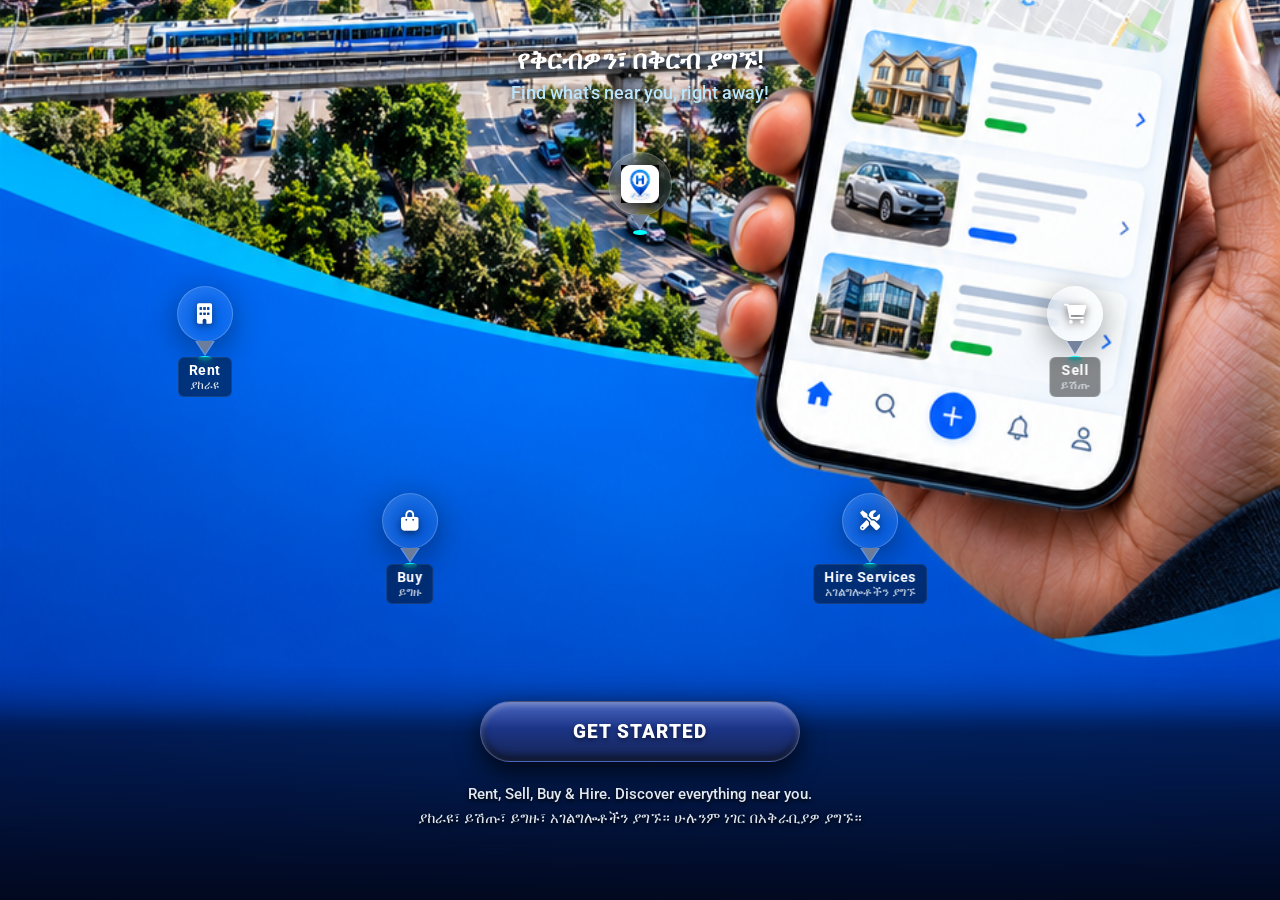
<file: index.html>
<!DOCTYPE html>
<html lang="en">
<head>
    <meta charset="UTF-8">
    <meta name="viewport" content="width=device-width, initial-scale=1.0, maximum-scale=1.0, user-scalable=no, viewport-fit=cover">
    
    <title>Delala | Rentals, Selling, Job Vacancies & Tech Tips</title>
    <meta name="title" content="Delala | Rentals, Selling, Job Vacancies & Tech Tips">
    <meta name="description" content="Delala is your primary platform for rental listings, selling items, online vacancies, tech tips, and job opportunities in Ethiopia.">
    <meta name="keywords" content="delala, rental ethiopia, selling ethiopia, job vacancy, online work in ethiopia, tech tips, ethiopian jobs, profile">
    <meta name="author" content="Delala">
    <meta name="robots" content="index, follow, max-image-preview:large">
    <link rel="canonical" href="https://delala.online/">

    <link rel="manifest" href="manifest.json">
    <meta name="theme-color" content="#020617">
    <meta name="mobile-web-app-capable" content="yes">
    <meta name="apple-mobile-web-app-capable" content="yes">
    <meta name="apple-mobile-web-app-status-bar-style" content="black-translucent">
    <meta name="apple-mobile-web-app-title" content="Delala">
    <link rel="apple-touch-icon" href="s.png">
    <link rel="icon" type="image/png" sizes="192x192" href="s.png">
    <link rel="icon" type="image/png" sizes="512x512" href="s.png">

    <link rel="preconnect" href="https://fonts.googleapis.com">
    <link rel="preconnect" href="https://fonts.gstatic.com" crossorigin>
    <link href="https://fonts.googleapis.com/css2?family=Roboto:wght@400;500;700;900&display=swap" rel="stylesheet">
    <link href="https://cdnjs.cloudflare.com/ajax/libs/font-awesome/6.0.0/css/all.min.css" rel="stylesheet">
    
    <style>
        :root {
            --text-main: #ffffff;
            --text-muted: #e2e8f0;
            --glass-border: rgba(255, 255, 255, 0.25);
            --glass-shadow: 0 8px 32px 0 rgba(0, 0, 0, 0.4);
            --transition-smooth: all 0.3s cubic-bezier(0.25, 0.8, 0.25, 1);
        }

        * {
            box-sizing: border-box;
            margin: 0;
            padding: 0;
            font-family: 'Roboto', sans-serif;
            -webkit-font-smoothing: antialiased;
        }

        body {
            display: flex;
            justify-content: center;
            align-items: center;
            min-height: 100vh;
            background-color: #020617; 
            overflow: hidden;
        }

        .app-view {
            height: 100vh;
            width: 100%;
            aspect-ratio: 9 / 16;
            background-image: url('bgu.png');
            background-size: cover;
            background-position: center bottom;
            position: relative;
            overflow: hidden;
            display: flex;
            flex-direction: column;
            color: var(--text-main);
            box-shadow: 0 0 50px rgba(0,0,0,0.8);
        }

        @media (max-aspect-ratio: 9/16) {
            .app-view {
                width: 100vw;
                height: 100vh;
                aspect-ratio: auto;
            }
        }

        @keyframes fadeInDown {
            0% { opacity: 0; transform: translateY(-20px); }
            100% { opacity: 1; transform: translateY(0); }
        }
        @keyframes slideUp {
            0% { opacity: 0; transform: translateY(40px); }
            100% { opacity: 1; transform: translateY(0); }
        }
        @keyframes float {
            0%, 100% { transform: translateY(0); }
            50% { transform: translateY(-10px); }
        }
        @keyframes pulseGlow {
            0%, 100% { box-shadow: 0 0 12px 4px rgba(0, 255, 255, 0.4); }
            50% { box-shadow: 0 0 20px 6px rgba(0, 255, 255, 0.7); }
        }

        /* --- Header Section (No Blur) --- */
        .header {
            position: absolute;
            top: 0;
            left: 0;
            width: 100%;
            z-index: 10;
            display: flex;
            flex-direction: column;
            align-items: center;
            justify-content: flex-start;
            padding: clamp(35px, 6vh, 45px) 20px 20px 20px;
            text-align: center;
            animation: fadeInDown 1s cubic-bezier(0.25, 1, 0.5, 1) forwards;
        }

        .header h2 {
            font-size: clamp(20px, 3.5vh, 26px);
            font-weight: 700;
            color: var(--text-main);
            margin-bottom: 6px;
            text-shadow: 0 2px 10px rgba(0,0,0,1);
            position: relative;
            z-index: 2;
        }

        .header h3 {
            font-size: clamp(15px, 2.2vh, 18px);
            font-weight: 500;
            color: #bae6fd;
            text-shadow: 0 2px 10px rgba(0,0,0,1);
            position: relative;
            z-index: 2;
        }

        .map-layer {
            position: absolute;
            top: 0; left: 0; right: 0; bottom: 0;
            z-index: 5;
        }

        .pin-wrapper {
            position: absolute;
            animation: float 4s ease-in-out infinite;
        }

        .pin-center { top: 24%; left: 50%; animation-delay: 0s; }
        .pin-rent { top: 38%; left: 16%; animation-delay: 0.5s; }
        .pin-sell { top: 38%; left: 84%; animation-delay: 1.5s; }
        .pin-buy { top: 61%; left: 32%; animation-delay: 1s; }
        .pin-hire { top: 61%; left: 68%; animation-delay: 2s; }

        .pin {
            position: absolute;
            bottom: 0;
            left: -28px; 
            width: 56px; 
            height: 56px; 
            background: linear-gradient(135deg, rgba(255,255,255,0.1), rgba(255,255,255,0));
            backdrop-filter: blur(10px);
            -webkit-backdrop-filter: blur(10px);
            border: 1px solid var(--glass-border);
            border-radius: 50%;
            display: flex;
            justify-content: center;
            align-items: center;
            box-shadow: var(--glass-shadow), inset 0 0 15px rgba(255,255,255,0.1);
        }

        .pin-center .pin {
            left: -32px;
            width: 64px;
            height: 64px;
        }

        .pin::after {
            content: '';
            position: absolute;
            bottom: -15px; 
            left: 50%;
            transform: translateX(-50%);
            border-width: 15px 10px 0; 
            border-style: solid;
            border-color: rgba(200, 220, 255, 0.5) transparent transparent transparent;
            z-index: -1;
        }

        .pin::before {
            content: '';
            position: absolute;
            bottom: -13px; 
            left: 50%;
            transform: translateX(-50%);
            border-width: 13px 8px 0; 
            border-style: solid;
            border-color: rgba(15, 25, 40, 0.9) transparent transparent transparent;
            z-index: -1;
        }

        .pin i {
            font-size: 20px; 
            color: var(--text-main);
            filter: drop-shadow(0 2px 4px rgba(0,0,0,0.6));
        }

        .pin img {
            width: 60%;
            height: 60%;
            object-fit: contain;
            filter: drop-shadow(0 4px 6px rgba(0,0,0,0.5));
        }

        .glow-dot {
            position: absolute;
            bottom: -20px; 
            left: 50%;
            transform: translateX(-50%);
            width: 14px;
            height: 5px;
            background: #00ffff;
            border-radius: 50%;
            z-index: -2;
            animation: pulseGlow 3s infinite;
        }

        .pin-label {
            position: absolute;
            top: 15px; 
            left: 0; 
            transform: translateX(-50%);
            display: flex;
            flex-direction: column;
            align-items: center;
            white-space: nowrap;
            background: rgba(0, 0, 0, 0.45);
            backdrop-filter: blur(4px);
            padding: 4px 10px;
            border-radius: 6px;
            border: 1px solid rgba(255,255,255,0.08);
            text-align: center;
        }

        .pin-label .en {
            font-size: clamp(12px, 2vh, 14px);
            font-weight: 700;
            letter-spacing: 0.5px;
        }

        .pin-label .am {
            font-size: clamp(10px, 1.5vh, 12px);
            font-weight: 500;
            color: var(--text-muted);
        }

        /* --- Footer Section (Fixed Blur Issue) --- */
        .footer {
            position: absolute;
            bottom: 0;
            left: 0;
            width: 100%;
            z-index: 10;
            padding: 40px 20px 70px 20px;
            text-align: center;
            animation: slideUp 1s cubic-bezier(0.25, 1, 0.5, 1) forwards;
            animation-delay: 0.2s;
            opacity: 0; 
            display: flex;
            flex-direction: column;
            align-items: center;
        }

        /* The blur and mask are now on a pseudo-element behind the content */
        .footer::before {
            content: '';
            position: absolute;
            top: 0; left: 0; right: 0; bottom: 0;
            background: linear-gradient(to top, rgba(2, 6, 23, 0.95) 0%, rgba(2, 6, 23, 0.6) 75%, transparent 100%);
            backdrop-filter: blur(12px);
            -webkit-backdrop-filter: blur(12px);
            -webkit-mask-image: linear-gradient(to top, black 70%, transparent 100%);
            mask-image: linear-gradient(to top, black 70%, transparent 100%);
            z-index: -1; 
        }

        /* --- 3D Bold Dark Blue Button --- */
        .btn-start {
            display: flex;
            align-items: center;
            justify-content: center;
            width: 85%;
            max-width: 320px;
            padding: 18px 20px;
            border-radius: 50px;
            text-decoration: none;
            color: var(--text-main);
            /* Rich 3D Dark Blue Gradient */
            background: linear-gradient(180deg, #1e40af 0%, #172554 100%); 
            border: 1px solid rgba(255, 255, 255, 0.2);
            /* 3D Shadows: Outer drop shadow + Inner top highlight + Inner bottom shadow */
            box-shadow: 0 10px 25px rgba(0, 0, 0, 0.7), 
                        inset 0 3px 6px rgba(255, 255, 255, 0.3),
                        inset 0 -4px 8px rgba(0, 0, 0, 0.6);
            transition: var(--transition-smooth);
            position: relative;
            overflow: hidden;
            z-index: 2;
            margin-bottom: 20px; 
        }

        /* Glossy reflection on top of the button */
        .btn-start::after {
            content: '';
            position: absolute;
            top: 0; left: 0; right: 0;
            height: 45%;
            background: linear-gradient(180deg, rgba(255, 255, 255, 0.2) 0%, rgba(255, 255, 255, 0) 100%);
            border-radius: 50px 50px 0 0;
            pointer-events: none;
        }

        .btn-start:hover {
            transform: translateY(-2px);
            background: linear-gradient(180deg, #2563eb 0%, #1e3a8a 100%); 
            box-shadow: 0 12px 30px rgba(0, 0, 0, 0.8), 
                        inset 0 3px 6px rgba(255, 255, 255, 0.4),
                        inset 0 -4px 8px rgba(0, 0, 0, 0.7);
        }

        /* Compression effect on click */
        .btn-start:active {
            transform: translateY(3px) scale(0.97);
            box-shadow: 0 4px 10px rgba(0, 0, 0, 0.6),
                        inset 0 2px 6px rgba(0, 0, 0, 0.8);
        }

        .btn-start span {
            font-size: clamp(16px, 2.5vh, 19px);
            font-weight: 900;
            letter-spacing: 1px;
            text-transform: uppercase;
            text-shadow: 0 2px 4px rgba(0,0,0,0.5);
            position: relative;
            z-index: 2; 
        }

        .footer p {
            font-size: clamp(12px, 1.8vh, 15px);
            line-height: 1.6;
            color: var(--text-muted);
            font-weight: 500;
            text-shadow: 0 2px 4px rgba(0,0,0,1);
            position: relative;
            z-index: 2;
        }

        /* =========================================================
           POPUP OVERLAY STYLES (Offline & Low Connection)
           ========================================================= */
        .connection-popup-overlay {
            position: fixed;
            top: 0; left: 0;
            width: 100vw; height: 100vh;
            background: rgba(2, 6, 23, 0.7);
            backdrop-filter: blur(6px);
            display: flex;
            align-items: center;
            justify-content: center;
            z-index: 9999;
            opacity: 0;
            visibility: hidden;
            transition: opacity 0.3s ease, visibility 0.3s ease;
        }

        .connection-popup-overlay.show {
            opacity: 1; visibility: visible;
        }

        .status-card {
            background: #ffffff;
            color: #0f172a;
            width: 85%;
            max-width: 340px;
            border-radius: 24px;
            padding: 40px 24px;
            text-align: center;
            box-shadow: 0 20px 40px -10px rgba(0, 0, 0, 0.5);
            transform: translateY(20px);
            transition: transform 0.4s cubic-bezier(0.175, 0.885, 0.32, 1.275);
        }

        .connection-popup-overlay.show .status-card {
            transform: translateY(0);
        }

        .icon-container {
            width: 72px; height: 72px;
            border-radius: 50%;
            display: flex;
            align-items: center;
            justify-content: center;
            margin: 0 auto 20px auto;
        }
        
        .icon-container.offline-icon {
            background: #FEF2F2; color: #DC2626;
            animation: floatIcon 3s ease-in-out infinite;
        }
        
        .icon-container.low-icon {
            background: #FFF7ED; color: #EA580C;
            animation: pulseWarning 2s infinite ease-in-out;
        }

        .icon-container svg {
            width: 32px; height: 32px;
            stroke-width: 2.5; stroke: currentColor;
            fill: none; stroke-linecap: round; stroke-linejoin: round;
        }

        .status-title {
            font-size: 20px; font-weight: 800;
            margin: 0 0 10px 0; letter-spacing: -0.5px;
        }

        .status-description {
            font-size: 14.5px; color: #64748B;
            margin: 0 0 28px 0; line-height: 1.5;
        }

        .primary-popup-btn {
            background: #0F2C59; color: #FFFFFF;
            border: none; border-radius: 14px;
            padding: 15px 24px; width: 100%;
            font-size: 15px; font-weight: 700;
            cursor: pointer; transition: all 0.2s ease;
            box-shadow: 0 4px 12px rgba(15, 44, 89, 0.2);
            margin-bottom: 12px;
        }
        .primary-popup-btn:active {
            transform: scale(0.97); background: #081B38;
        }

        .secondary-popup-btn {
            background: transparent; color: #64748B;
            border: none; font-size: 14px; font-weight: 600;
            cursor: pointer; padding: 10px; width: 100%;
        }
        
        @keyframes pulseWarning {
            0% { box-shadow: 0 0 0 0 rgba(234, 88, 12, 0.2); }
            70% { box-shadow: 0 0 0 15px rgba(234, 88, 12, 0); }
            100% { box-shadow: 0 0 0 0 rgba(234, 88, 12, 0); }
        }
        @keyframes floatIcon {
            0% { transform: translateY(0px); }
            50% { transform: translateY(-6px); }
            100% { transform: translateY(0px); }
        }
    </style>
</head>
<body>

    <main class="app-view">
        
        <header class="header">
            <h2>የቅርብዎን፣ በቅርብ ያግኙ!</h2>
            <h3>Find what's near you, right away!</h3>
        </header>

        <section class="map-layer">
            
            <div class="pin-wrapper pin-center">
                <div class="pin">
                    <img src="s.png" alt="S Logo Pin">
                    <div class="glow-dot"></div>
                </div>
            </div>

            <div class="pin-wrapper pin-rent">
                <div class="pin">
                    <i class="fa-solid fa-building"></i>
                    <div class="glow-dot"></div>
                </div>
                <div class="pin-label">
                    <span class="en">Rent</span>
                    <span class="am">ያከራዩ</span>
                </div>
            </div>

            <div class="pin-wrapper pin-sell">
                <div class="pin">
                    <i class="fa-solid fa-cart-shopping"></i>
                    <div class="glow-dot"></div>
                </div>
                <div class="pin-label">
                    <span class="en">Sell</span>
                    <span class="am">ይሽጡ</span>
                </div>
            </div>

            <div class="pin-wrapper pin-buy">
                <div class="pin">
                    <i class="fa-solid fa-bag-shopping"></i>
                    <div class="glow-dot"></div>
                </div>
                <div class="pin-label">
                    <span class="en">Buy</span>
                    <span class="am">ይግዙ</span>
                </div>
            </div>

            <div class="pin-wrapper pin-hire">
                <div class="pin">
                    <i class="fa-solid fa-screwdriver-wrench"></i>
                    <div class="glow-dot"></div>
                </div>
                <div class="pin-label">
                    <span class="en">Hire Services</span>
                    <span class="am">አገልግሎቶችን ያግኙ</span>
                </div>
            </div>

        </section>

        <footer class="footer">
            <a href="rental.html" class="btn-start" aria-label="Get Started">
                <span>Get Started</span>
            </a>
            <p>Rent, Sell, Buy & Hire. Discover everything near you.<br>ያከራዩ፣ ይሽጡ፣ ይግዙ፣ አገልግሎቶችን ያግኙ። ሁሉንም ነገር በአቅራቢያዎ ያግኙ።</p>
        </footer>

    </main>

    <div id="offlinePopup" class="connection-popup-overlay">
        <div class="status-card">
            <div class="icon-container offline-icon">
                <svg viewBox="0 0 24 24">
                    <line x1="1" y1="1" x2="23" y2="23"></line>
                    <path d="M16.72 11.06A10.94 10.94 0 0 1 19 12.55"></path>
                    <path d="M5 12.55a10.94 10.94 0 0 1 5.17-2.39"></path>
                    <path d="M10.71 5.05A16 16 0 0 1 22.58 9"></path>
                    <path d="M1.42 9a15.91 15.91 0 0 1 4.7-2.88"></path>
                    <path d="M8.53 16.11a6 6 0 0 1 6.95 0"></path>
                    <line x1="12" y1="20" x2="12.01" y2="20"></line>
                </svg>
            </div>
            <h1 class="status-title">You are Offline</h1>
            <p class="status-description">It looks like you've lost your network connection. Please check your Wi-Fi or cellular data.</p>
            
            <button class="primary-popup-btn" onclick="checkIfOnline()">Try Again</button>
        </div>
    </div>

    <div id="lowConnectionPopup" class="connection-popup-overlay">
        <div class="status-card">
            <div class="icon-container low-icon">
                <svg viewBox="0 0 24 24">
                    <path d="M12 20h.01"></path>
                    <path d="M8.5 16.429a5 5 0 0 1 7 0"></path>
                    <path d="M5 12.859a10 10 0 0 1 14 0" opacity="0.3"></path>
                    <path d="M2 9.289a15 15 0 0 1 20 0" opacity="0.3"></path>
                </svg>
            </div>
            <h1 class="status-title">Slow Connection</h1>
            <p class="status-description">Your internet connection seems unstable. Things might take a little longer to load than usual.</p>
            
            <button class="primary-popup-btn" onclick="window.location.reload()">Refresh Page</button>
            <button class="secondary-popup-btn" onclick="hideLowConnectionPopup()">Continue Anyway</button>
        </div>
    </div>

    <script>
        const offlinePopup = document.getElementById('offlinePopup');
        const lowConnectionPopup = document.getElementById('lowConnectionPopup');

        function showOfflinePopup() {
            lowConnectionPopup.classList.remove('show');
            offlinePopup.classList.add('show');
        }

        function hideOfflinePopup() {
            offlinePopup.classList.remove('show');
        }

        function checkIfOnline() {
            if (navigator.onLine) {
                hideOfflinePopup();
                checkConnectionSpeed(); 
            } else {
                alert("You are still offline. Please check your connection settings.");
            }
        }

        window.addEventListener('offline', showOfflinePopup);
        window.addEventListener('online', hideOfflinePopup);

        function hideLowConnectionPopup() {
            lowConnectionPopup.classList.remove('show');
        }

        function checkConnectionSpeed() {
            if (!navigator.onLine) return;
            if ('connection' in navigator) {
                const effectiveType = navigator.connection.effectiveType;
                if (effectiveType === 'slow-2g' || effectiveType === '2g') {
                    lowConnectionPopup.classList.add('show');
                } else {
                    hideLowConnectionPopup();
                }
            }
        }

        if ('connection' in navigator) {
            navigator.connection.addEventListener('change', checkConnectionSpeed);
        }

        window.addEventListener('load', () => {
            if (!navigator.onLine) {
                showOfflinePopup();
            } else {
                checkConnectionSpeed();
            }

            if ('serviceWorker' in navigator) {
                navigator.serviceWorker.register('./sw.js')
                    .then(reg => console.log('Service Worker registered:', reg.scope))
                    .catch(err => console.error('Service Worker registration failed:', err));
            }
        });
    </script>

</body>
</html>
</file>
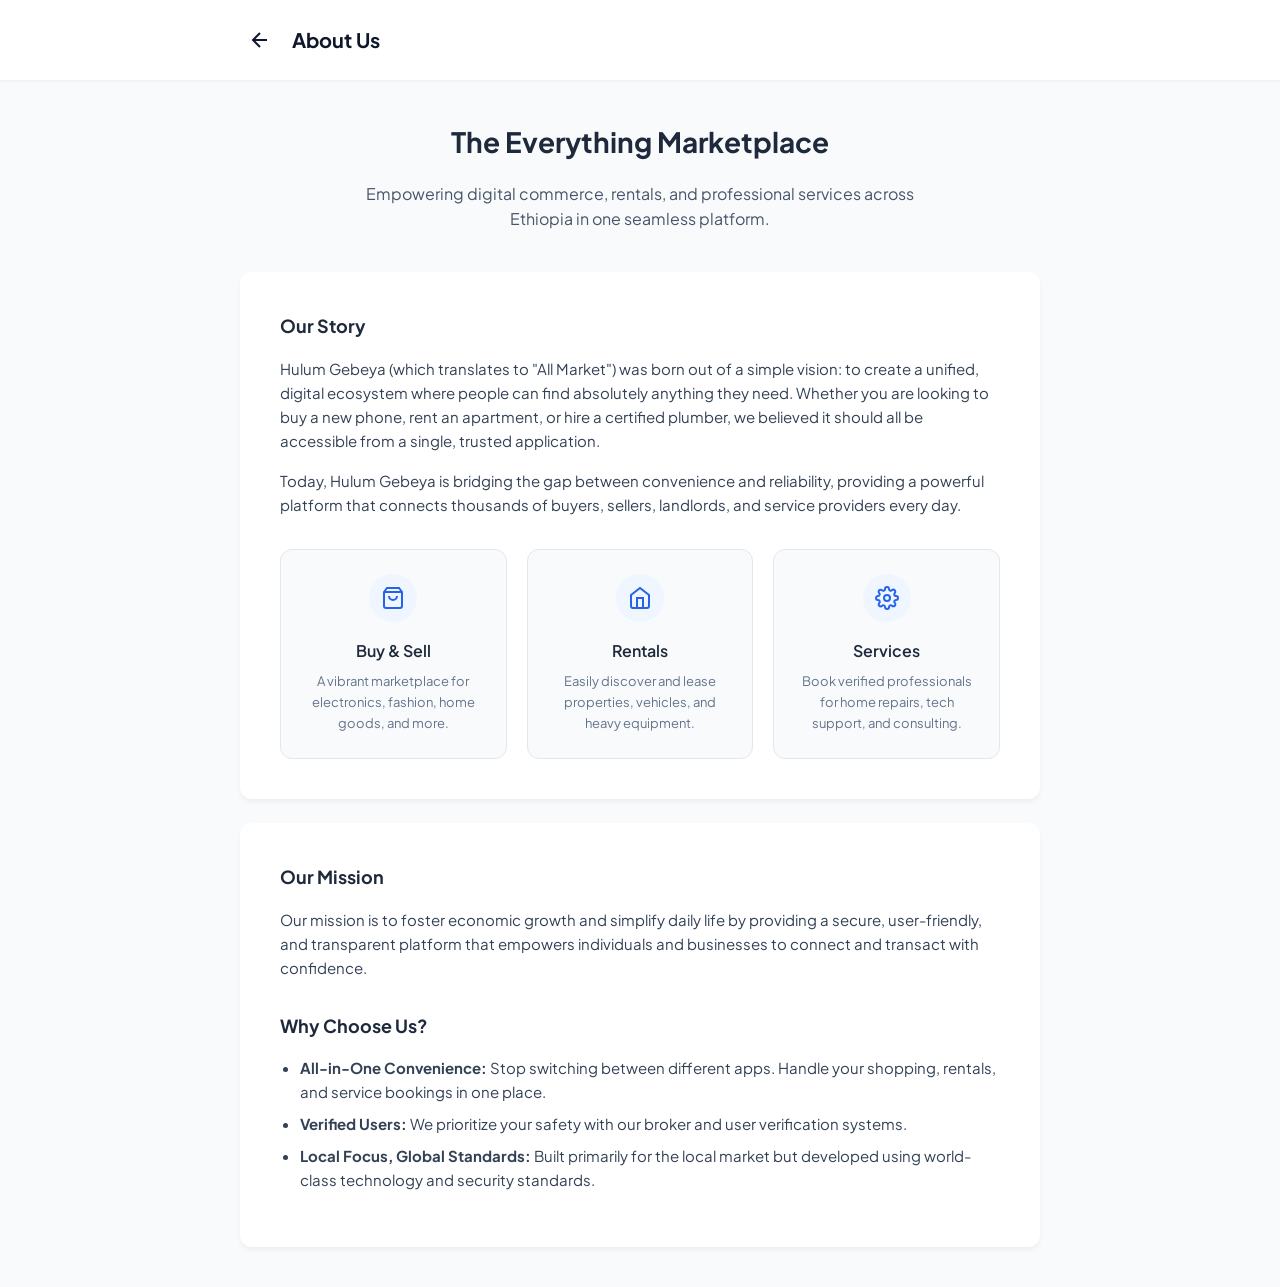
<file: about.html>
<!DOCTYPE html>
<html lang="en">
<head>
    <meta charset="UTF-8">
    <meta name="viewport" content="width=device-width, initial-scale=1.0">
    <title>About Us - Hulum Gebeya</title>
    <style>
        @import url('https://fonts.googleapis.com/css2?family=Plus+Jakarta+Sans:wght@400;500;600;700&display=swap');

        body {
            margin: 0;
            font-family: 'Plus Jakarta Sans', sans-serif;
            background-color: #F8FAFC;
            color: #0F172A;
            line-height: 1.6;
        }

        .header {
            background-color: #FFF;
            padding: 20px 0;
            box-shadow: 0 1px 3px rgba(0,0,0,0.05);
            position: sticky;
            top: 0;
            z-index: 100;
        }

        .header-content {
            max-width: 800px;
            margin: 0 auto;
            padding: 0 20px;
            display: flex;
            align-items: center;
            gap: 12px;
        }

        .back-btn {
            background: none;
            border: none;
            cursor: pointer;
            color: #0F172A;
            display: flex;
            align-items: center;
            padding: 8px;
            border-radius: 50%;
            transition: background 0.2s;
            text-decoration: none;
        }

        .back-btn:hover {
            background-color: #F1F5F9;
        }

        .back-btn svg {
            width: 24px;
            height: 24px;
            stroke: currentColor;
            fill: none;
            stroke-width: 2;
        }

        h1 {
            font-size: 20px;
            font-weight: 700;
            margin: 0;
        }

        .container {
            max-width: 800px;
            margin: 40px auto;
            padding: 0 20px;
        }

        .content-card {
            background: #FFF;
            padding: 40px;
            border-radius: 12px;
            box-shadow: 0 4px 6px -1px rgba(0,0,0,0.05);
            margin-bottom: 24px;
        }

        .hero-section {
            text-align: center;
            margin-bottom: 40px;
        }

        .hero-section h2 {
            font-size: 28px;
            font-weight: 700;
            color: #1E293B;
            margin-bottom: 16px;
            margin-top: 0;
        }

        .hero-section p {
            font-size: 16px;
            color: #475569;
            max-width: 600px;
            margin: 0 auto;
        }

        h3 {
            font-size: 18px;
            font-weight: 700;
            color: #1E293B;
            margin-top: 0;
            margin-bottom: 16px;
        }

        p {
            font-size: 15px;
            color: #334155;
            margin-bottom: 16px;
        }

        /* Features Grid */
        .features-grid {
            display: grid;
            grid-template-columns: repeat(3, 1fr);
            gap: 20px;
            margin-top: 32px;
        }

        .feature-item {
            background-color: #F8FAFC;
            padding: 24px;
            border-radius: 12px;
            border: 1px solid #E2E8F0;
            text-align: center;
        }

        .feature-icon {
            background-color: #EFF6FF;
            color: #2563EB;
            width: 48px;
            height: 48px;
            border-radius: 50%;
            display: flex;
            align-items: center;
            justify-content: center;
            margin: 0 auto 16px auto;
        }

        .feature-icon svg {
            width: 24px;
            height: 24px;
            stroke: currentColor;
            fill: none;
            stroke-width: 2;
        }

        .feature-item h4 {
            margin: 0 0 8px 0;
            font-size: 16px;
            font-weight: 600;
            color: #1E293B;
        }

        .feature-item p {
            margin: 0;
            font-size: 13px;
            color: #64748B;
        }

        @media (max-width: 768px) {
            .features-grid {
                grid-template-columns: 1fr;
            }
            .content-card {
                padding: 24px;
            }
            .container {
                margin: 20px auto;
            }
            .hero-section h2 {
                font-size: 24px;
            }
        }
    </style>
</head>
<body>

    <header class="header">
        <div class="header-content">
            <a href="javascript:history.back()" class="back-btn" aria-label="Go back">
                <svg viewBox="0 0 24 24"><line x1="19" y1="12" x2="5" y2="12"></line><polyline points="12 19 5 12 12 5"></polyline></svg>
            </a>
            <h1>About Us</h1>
        </div>
    </header>

    <div class="container">
        
        <div class="hero-section">
            <h2>The Everything Marketplace</h2>
            <p>Empowering digital commerce, rentals, and professional services across Ethiopia in one seamless platform.</p>
        </div>

        <div class="content-card">
            <h3>Our Story</h3>
            <p>Hulum Gebeya (which translates to "All Market") was born out of a simple vision: to create a unified, digital ecosystem where people can find absolutely anything they need. Whether you are looking to buy a new phone, rent an apartment, or hire a certified plumber, we believed it should all be accessible from a single, trusted application.</p>
            <p>Today, Hulum Gebeya is bridging the gap between convenience and reliability, providing a powerful platform that connects thousands of buyers, sellers, landlords, and service providers every day.</p>

            <div class="features-grid">
                <!-- Sell & Buy -->
                <div class="feature-item">
                    <div class="feature-icon">
                        <svg viewBox="0 0 24 24"><path d="M6 2L3 6v14a2 2 0 0 0 2 2h14a2 2 0 0 0 2-2V6l-3-4z"></path><line x1="3" y1="6" x2="21" y2="6"></line><path d="M16 10a4 4 0 0 1-8 0"></path></svg>
                    </div>
                    <h4>Buy & Sell</h4>
                    <p>A vibrant marketplace for electronics, fashion, home goods, and more.</p>
                </div>

                <!-- Rentals -->
                <div class="feature-item">
                    <div class="feature-icon">
                        <svg viewBox="0 0 24 24"><path d="M3 9l9-7 9 7v11a2 2 0 0 1-2 2H5a2 2 0 0 1-2-2z"></path><polyline points="9 22 9 12 15 12 15 22"></polyline></svg>
                    </div>
                    <h4>Rentals</h4>
                    <p>Easily discover and lease properties, vehicles, and heavy equipment.</p>
                </div>

                <!-- Services -->
                <div class="feature-item">
                    <div class="feature-icon">
                        <svg viewBox="0 0 24 24"><circle cx="12" cy="12" r="3"></circle><path d="M19.4 15a1.65 1.65 0 0 0 .33 1.82l.06.06a2 2 0 0 1 0 2.83 2 2 0 0 1-2.83 0l-.06-.06a1.65 1.65 0 0 0-1.82-.33 1.65 1.65 0 0 0-1 1.51V21a2 2 0 0 1-2 2 2 2 0 0 1-2-2v-.09A1.65 1.65 0 0 0 9 19.4a1.65 1.65 0 0 0-1.82.33l-.06.06a2 2 0 0 1-2.83 0 2 2 0 0 1 0-2.83l.06-.06a1.65 1.65 0 0 0 .33-1.82 1.65 1.65 0 0 0-1.51-1H3a2 2 0 0 1-2-2 2 2 0 0 1 2-2h.09A1.65 1.65 0 0 0 4.6 9a1.65 1.65 0 0 0-.33-1.82l-.06-.06a2 2 0 0 1 0-2.83 2 2 0 0 1 2.83 0l.06.06a1.65 1.65 0 0 0 1.82.33H9a1.65 1.65 0 0 0 1-1.51V3a2 2 0 0 1 2-2 2 2 0 0 1 2 2v.09a1.65 1.65 0 0 0 1 1.51 1.65 1.65 0 0 0 1.82-.33l.06-.06a2 2 0 0 1 2.83 0 2 2 0 0 1 0 2.83l-.06.06a1.65 1.65 0 0 0-.33 1.82V9a1.65 1.65 0 0 0 1.51 1H21a2 2 0 0 1 2 2 2 2 0 0 1-2 2h-.09a1.65 1.65 0 0 0-1.51 1z"></path></svg>
                    </div>
                    <h4>Services</h4>
                    <p>Book verified professionals for home repairs, tech support, and consulting.</p>
                </div>
            </div>
        </div>

        <div class="content-card">
            <h3>Our Mission</h3>
            <p>Our mission is to foster economic growth and simplify daily life by providing a secure, user-friendly, and transparent platform that empowers individuals and businesses to connect and transact with confidence.</p>
            
            <h3 style="margin-top: 32px;">Why Choose Us?</h3>
            <ul style="color: #334155; font-size: 15px; padding-left: 20px;">
                <li style="margin-bottom: 8px;"><strong>All-in-One Convenience:</strong> Stop switching between different apps. Handle your shopping, rentals, and service bookings in one place.</li>
                <li style="margin-bottom: 8px;"><strong>Verified Users:</strong> We prioritize your safety with our broker and user verification systems.</li>
                <li style="margin-bottom: 8px;"><strong>Local Focus, Global Standards:</strong> Built primarily for the local market but developed using world-class technology and security standards.</li>
            </ul>
        </div>

    </div>

</body>
</html>
</file>
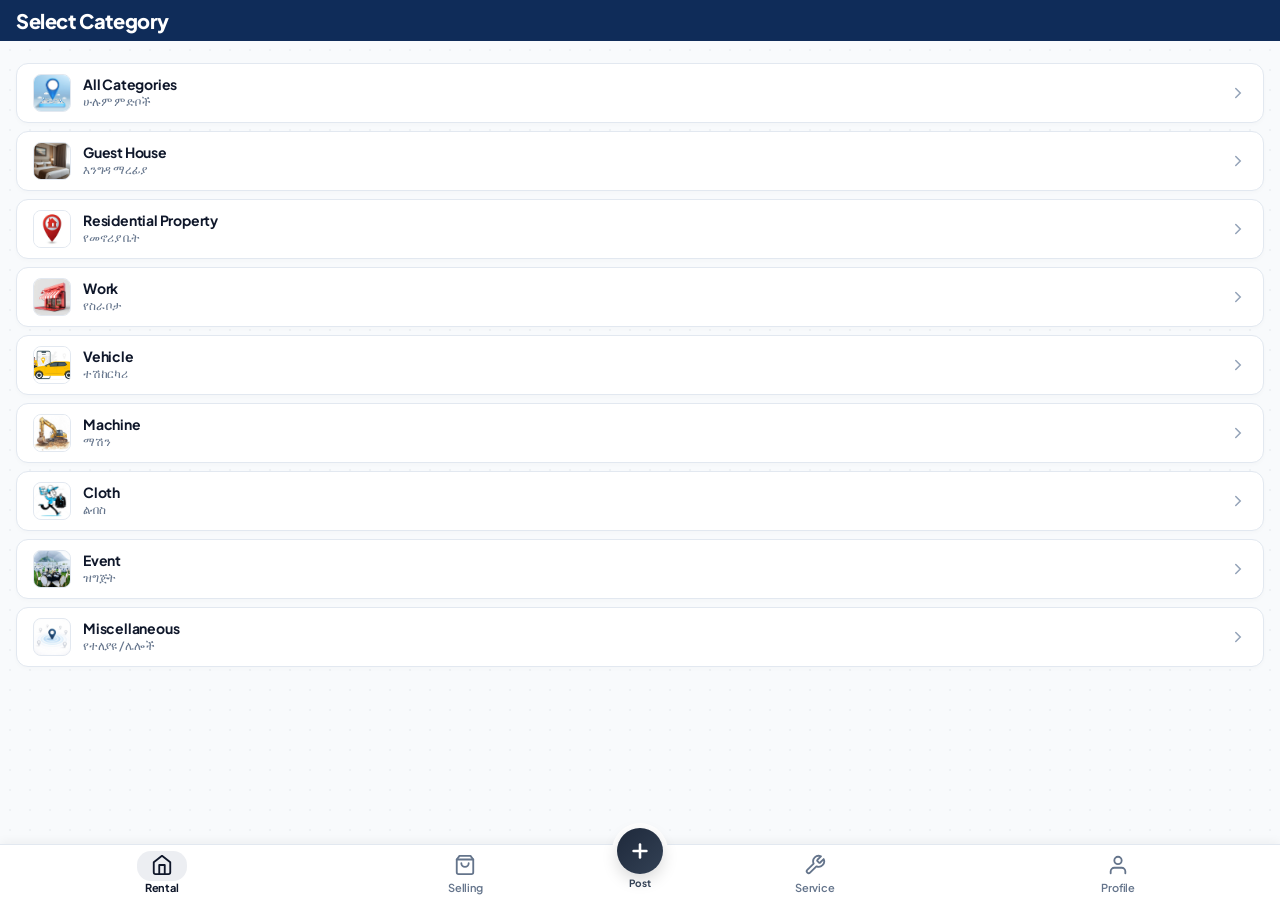
<file: cat.html>
<!DOCTYPE html>
<html lang="en">
<head>
    <meta charset="UTF-8">
    <meta name="viewport" content="width=device-width, initial-scale=1.0, maximum-scale=1.0, user-scalable=no, viewport-fit=cover">
    <title>Hulum - Rental Categories</title>
    
    <link rel="preconnect" href="https://fonts.googleapis.com">
    <link rel="preconnect" href="https://fonts.gstatic.com" crossorigin>
    <link href="https://fonts.googleapis.com/css2?family=Plus+Jakarta+Sans:wght@400;500;600;700;800&display=swap" rel="stylesheet">
    
    <link rel="stylesheet" href="news.css">
    <link rel="stylesheet" href="rental.css">

    <style>
        .cat-page-container {
            padding: 12px 16px;
            padding-bottom: 90px; /* space for bottom nav */
        }
        .cat-list-wrapper {
            display: flex;
            flex-direction: column;
            gap: 8px; /* Reduced gap to fit all items */
            margin-top: 10px;
        }
        .cat-item-card {
            display: flex;
            align-items: center;
            justify-content: space-between;
            background: #ffffff;
            border: 1px solid #e2e8f0;
            border-radius: 12px;
            padding: 10px 16px; /* Reduced padding to fit screen */
            text-decoration: none;
            box-shadow: 0 2px 4px rgba(0,0,0,0.02);
            transition: all 0.2s ease;
        }
        .cat-item-card:active {
            transform: scale(0.98);
            background: #f8fafc;
        }
        .cat-icon-wrap {
            display: flex;
            align-items: center;
            gap: 12px;
        }
        
        .cat-image {
            width: 38px; /* Reduced image size */
            height: 38px; /* Reduced image size */
            border-radius: 8px;
            object-fit: cover;
            background-color: #f1f5f9;
            flex-shrink: 0;
            border: 1px solid #e2e8f0;
        }

        .cat-text {
            display: flex;
            flex-direction: column;
            gap: 2px;
        }
        .cat-text-en {
            font-size: 14px; /* Slightly smaller text */
            font-weight: 700;
            color: #0F172A;
            line-height: 1.2;
        }
        .cat-text-am {
            font-size: 12px;
            font-weight: 500;
            color: #64748b;
            line-height: 1.2;
        }
    </style>
</head>
<body>
    <div class="app-view">
        <svg class="bg-wave bg-wave-top" viewBox="0 0 375 200" preserveAspectRatio="none" fill="none" xmlns="http://www.w3.org/2000/svg" style="position: absolute; top:0; left:0; width:100%; height:90px; z-index:-1;">
            <path d="M0 0H375V75C375 75 280 155 0 95V0Z" fill="url(#paint0_linear)"/>
            <defs>
                <linearGradient id="paint0_linear" x1="187.5" y1="0" x2="187.5" y2="200" gradientUnits="userSpaceOnUse">
                    <stop stop-color="#081B38"/>
                    <stop offset="1" stop-color="#0F2C59"/>
                </linearGradient>
            </defs>
        </svg>

        <header class="nav-header">
            <div class="header-left-group">
                <!-- Back button removed here -->
                <h1 class="header-title-text">Select Category</h1>
            </div>
        </header>

        <main class="app-content cat-page-container">
            <div class="cat-list-wrapper">
                
                <!-- All Categories -->
                <a href="rental.html?category=all" class="cat-item-card">
                    <div class="cat-icon-wrap">
                        <img src="al.jpg" alt="All" class="cat-image">
                        <div class="cat-text">
                            <span class="cat-text-en">All Categories</span>
                            <span class="cat-text-am">ሁሉም ምድቦች</span>
                        </div>
                    </div>
                    <svg width="18" height="18" viewBox="0 0 24 24" fill="none" stroke="#94a3b8" stroke-width="2" stroke-linecap="round"><polyline points="9 18 15 12 9 6"></polyline></svg>
                </a>

                <!-- Guest House -->
                <a href="rental.html?category=guesthouse" class="cat-item-card">
                    <div class="cat-icon-wrap">
                        <img src="gu.jpg" alt="Guest House" class="cat-image">
                        <div class="cat-text">
                            <span class="cat-text-en">Guest House</span>
                            <span class="cat-text-am">እንግዳ ማረፊያ</span>
                        </div>
                    </div>
                    <svg width="18" height="18" viewBox="0 0 24 24" fill="none" stroke="#94a3b8" stroke-width="2" stroke-linecap="round"><polyline points="9 18 15 12 9 6"></polyline></svg>
                </a>

                <!-- Residential Property -->
                <a href="rental.html?category=residential" class="cat-item-card">
                    <div class="cat-icon-wrap">
                        <img src="re.jpg" alt="Residential" class="cat-image">
                        <div class="cat-text">
                            <span class="cat-text-en">Residential Property</span>
                            <span class="cat-text-am">የመኖሪያ ቤት</span>
                        </div>
                    </div>
                    <svg width="18" height="18" viewBox="0 0 24 24" fill="none" stroke="#94a3b8" stroke-width="2" stroke-linecap="round"><polyline points="9 18 15 12 9 6"></polyline></svg>
                </a>

                <!-- Work -->
                <a href="rental.html?category=work" class="cat-item-card">
                    <div class="cat-icon-wrap">
                        <img src="wor.jpg" alt="Work" class="cat-image">
                        <div class="cat-text">
                            <span class="cat-text-en">Work</span>
                            <span class="cat-text-am">የስራ ቦታ</span>
                        </div>
                    </div>
                    <svg width="18" height="18" viewBox="0 0 24 24" fill="none" stroke="#94a3b8" stroke-width="2" stroke-linecap="round"><polyline points="9 18 15 12 9 6"></polyline></svg>
                </a>

                <!-- Vehicle -->
                <a href="rental.html?category=vehicle" class="cat-item-card">
                    <div class="cat-icon-wrap">
                        <img src="ca.jpg" alt="Vehicle" class="cat-image">
                        <div class="cat-text">
                            <span class="cat-text-en">Vehicle</span>
                            <span class="cat-text-am">ተሽከርካሪ</span>
                        </div>
                    </div>
                    <svg width="18" height="18" viewBox="0 0 24 24" fill="none" stroke="#94a3b8" stroke-width="2" stroke-linecap="round"><polyline points="9 18 15 12 9 6"></polyline></svg>
                </a>

                <!-- Machine -->
                <a href="rental.html?category=machine" class="cat-item-card">
                    <div class="cat-icon-wrap">
                        <img src="me.jpg" alt="Machine" class="cat-image">
                        <div class="cat-text">
                            <span class="cat-text-en">Machine</span>
                            <span class="cat-text-am">ማሽን</span>
                        </div>
                    </div>
                    <svg width="18" height="18" viewBox="0 0 24 24" fill="none" stroke="#94a3b8" stroke-width="2" stroke-linecap="round"><polyline points="9 18 15 12 9 6"></polyline></svg>
                </a>

                <!-- Cloth -->
                <a href="rental.html?category=cloth" class="cat-item-card">
                    <div class="cat-icon-wrap">
                        <img src="cl.jpg" alt="Cloth" class="cat-image">
                        <div class="cat-text">
                            <span class="cat-text-en">Cloth</span>
                            <span class="cat-text-am">ልብስ</span>
                        </div>
                    </div>
                    <svg width="18" height="18" viewBox="0 0 24 24" fill="none" stroke="#94a3b8" stroke-width="2" stroke-linecap="round"><polyline points="9 18 15 12 9 6"></polyline></svg>
                </a>

                <!-- Event -->
                <a href="rental.html?category=event" class="cat-item-card">
                    <div class="cat-icon-wrap">
                        <img src="ev.jpg" alt="Event" class="cat-image">
                        <div class="cat-text">
                            <span class="cat-text-en">Event</span>
                            <span class="cat-text-am">ዝግጅት</span>
                        </div>
                    </div>
                    <svg width="18" height="18" viewBox="0 0 24 24" fill="none" stroke="#94a3b8" stroke-width="2" stroke-linecap="round"><polyline points="9 18 15 12 9 6"></polyline></svg>
                </a>

                <!-- Miscellaneous -->
                <a href="rental.html?category=miscellaneous" class="cat-item-card">
                    <div class="cat-icon-wrap">
                        <img src="ot.jpg" alt="Miscellaneous" class="cat-image">
                        <div class="cat-text">
                            <span class="cat-text-en">Miscellaneous</span>
                            <span class="cat-text-am">የተለያዩ / ሌሎች</span>
                        </div>
                    </div>
                    <svg width="18" height="18" viewBox="0 0 24 24" fill="none" stroke="#94a3b8" stroke-width="2" stroke-linecap="round"><polyline points="9 18 15 12 9 6"></polyline></svg>
                </a>
            </div>
        </main>

        <!-- Bottom Navigation Bar -->
        <nav class="bottom-nav">
            <a id="nav-rental" href="rental.html" class="nav-item active" data-filter="Rental">
                <div class="icon-bg">
                    <svg viewBox="0 0 24 24"><path d="M3 9l9-7 9 7v11a2 2 0 0 1-2 2H5a2 2 0 0 1-2-2z"></path><polyline points="9 22 9 12 15 12 15 22"></polyline></svg>
                </div>
                <span>Rental</span>
            </a>
            <a id="nav-selling" href="selling.html" class="nav-item" data-filter="Selling">
                <div class="icon-bg">
                    <svg viewBox="0 0 24 24"><path d="M6 2L3 6v14a2 2 0 0 0 2 2h14a2 2 0 0 0 2-2V6l-3-4z"></path><line x1="3" y1="6" x2="21" y2="6"></line><path d="M16 10a4 4 0 0 1-8 0"></path></svg>
                </div>
                <span>Selling</span>
            </a>
            <a id="nav-post" href="post.html" class="nav-item-post-center" aria-label="Post Item">
                <div class="post-fab-btn">
                    <svg viewBox="0 0 24 24" fill="none" stroke="currentColor" stroke-linecap="round" stroke-linejoin="round">
                        <line x1="12" y1="5" x2="12" y2="19"></line>
                        <line x1="5" y1="12" x2="19" y2="12"></line>
                    </svg>
                </div>
                <span class="post-fab-label">Post</span>
            </a>
            <a id="nav-service" href="service.html" class="nav-item" data-filter="Service">
                <div class="icon-bg">
                    <svg viewBox="0 0 24 24"><path d="M14.7 6.3a1 1 0 0 0 0 1.4l1.6 1.6a1 1 0 0 0 1.4 0l3.77-3.77a6 6 0 0 1-7.94 7.94l-6.91 6.91a2.12 2.12 0 0 1-3-3l6.91-6.91a6 6 0 0 1 7.94-7.94l-3.76 3.76z"></path></svg>
                </div>
                <span>Service</span>
            </a>
            <a id="nav-profile" href="profile.html" class="nav-item" data-filter="Profile">
                <div class="icon-bg">
                    <svg id="navProfileIcon" viewBox="0 0 24 24" fill="none" stroke="currentColor" stroke-width="2" stroke-linecap="round" stroke-linejoin="round"><path d="M20 21v-2a4 4 0 0 0-4-4H8a4 4 0 0 0-4 4v2"></path><circle cx="12" cy="7" r="4"></circle></svg>
                </div>
                <span id="navProfileName">Profile</span>
            </a>
        </nav>
    </div>
</body>
</html>
</file>
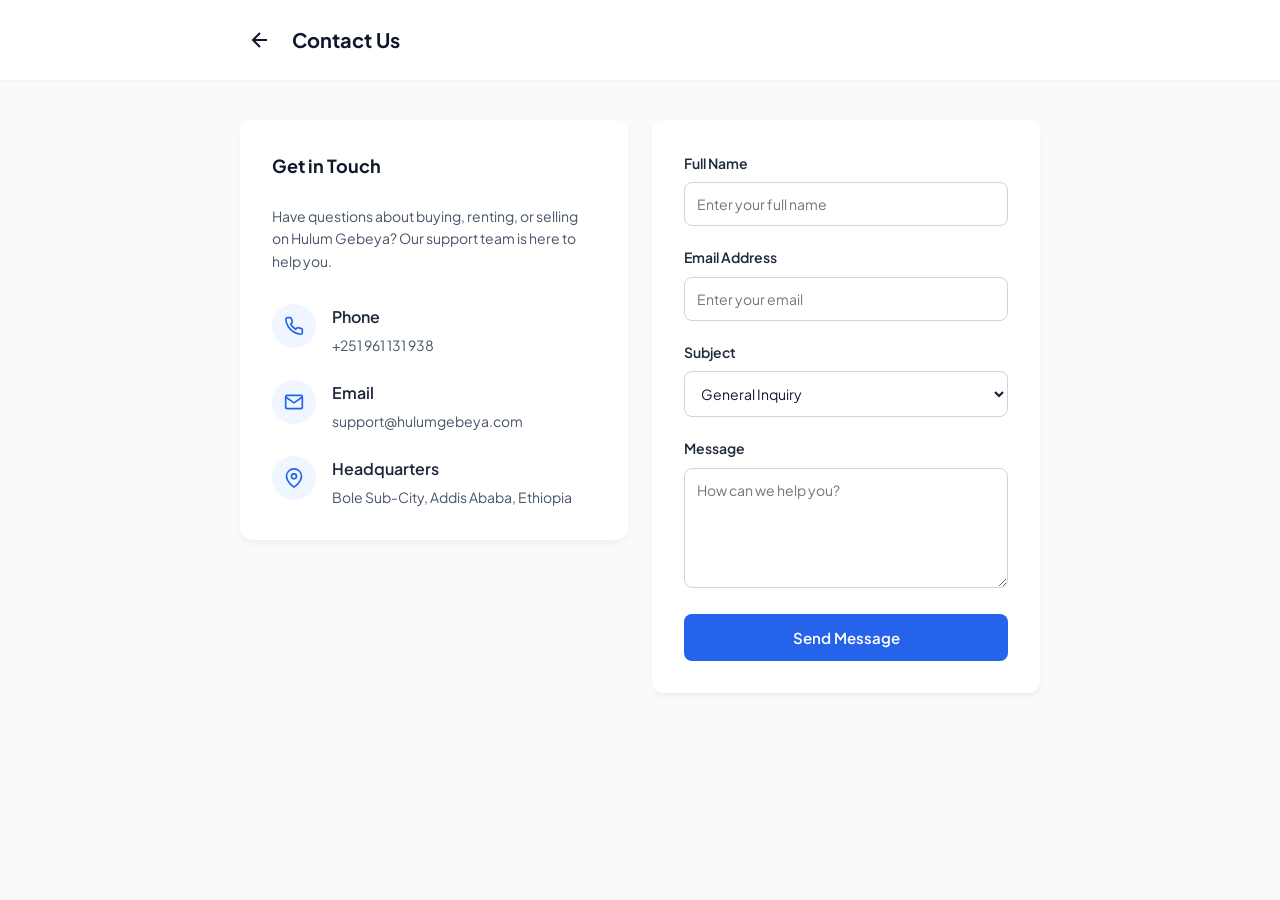
<file: contact.html>
<!DOCTYPE html>
<html lang="en">
<head>
    <meta charset="UTF-8">
    <meta name="viewport" content="width=device-width, initial-scale=1.0">
    <title>Contact Us - Hulum Gebeya</title>
    <style>
        @import url('https://fonts.googleapis.com/css2?family=Plus+Jakarta+Sans:wght@400;500;600;700&display=swap');

        body {
            margin: 0;
            font-family: 'Plus Jakarta Sans', sans-serif;
            background-color: #F8FAFC;
            color: #0F172A;
            line-height: 1.6;
        }

        .header {
            background-color: #FFF;
            padding: 20px 0;
            box-shadow: 0 1px 3px rgba(0,0,0,0.05);
            position: sticky;
            top: 0;
            z-index: 100;
        }

        .header-content {
            max-width: 800px;
            margin: 0 auto;
            padding: 0 20px;
            display: flex;
            align-items: center;
            gap: 12px;
        }

        .back-btn {
            background: none;
            border: none;
            cursor: pointer;
            color: #0F172A;
            display: flex;
            align-items: center;
            padding: 8px;
            border-radius: 50%;
            transition: background 0.2s;
            text-decoration: none;
        }

        .back-btn:hover {
            background-color: #F1F5F9;
        }

        .back-btn svg {
            width: 24px;
            height: 24px;
            stroke: currentColor;
            fill: none;
            stroke-width: 2;
        }

        h1 {
            font-size: 20px;
            font-weight: 700;
            margin: 0;
        }

        .container {
            max-width: 800px;
            margin: 40px auto;
            padding: 0 20px;
            display: grid;
            grid-template-columns: 1fr 1fr;
            gap: 24px;
        }

        .content-card {
            background: #FFF;
            padding: 32px;
            border-radius: 12px;
            box-shadow: 0 4px 6px -1px rgba(0,0,0,0.05);
        }

        .contact-info {
            display: flex;
            flex-direction: column;
            gap: 24px;
        }

        .info-item {
            display: flex;
            align-items: flex-start;
            gap: 16px;
        }

        .info-icon {
            background-color: #EFF6FF;
            color: #2563EB;
            padding: 12px;
            border-radius: 50%;
            display: flex;
            align-items: center;
            justify-content: center;
            flex-shrink: 0;
        }

        .info-icon svg {
            width: 20px;
            height: 20px;
            stroke: currentColor;
            fill: none;
            stroke-width: 2;
        }

        .info-text h3 {
            margin: 0 0 4px 0;
            font-size: 16px;
            font-weight: 600;
            color: #1E293B;
        }

        .info-text p {
            margin: 0;
            font-size: 14px;
            color: #475569;
        }

        /* Form Styles */
        .form-group {
            margin-bottom: 20px;
        }

        label {
            display: block;
            font-size: 14px;
            font-weight: 600;
            color: #1E293B;
            margin-bottom: 8px;
        }

        input, textarea {
            width: 100%;
            padding: 12px;
            border: 1px solid #CBD5E1;
            border-radius: 8px;
            font-family: inherit;
            font-size: 14px;
            color: #0F172A;
            box-sizing: border-box;
            transition: border-color 0.2s, box-shadow 0.2s;
        }

        input:focus, textarea:focus {
            outline: none;
            border-color: #2563EB;
            box-shadow: 0 0 0 3px rgba(37, 99, 235, 0.1);
        }

        textarea {
            resize: vertical;
            min-height: 120px;
        }

        .submit-btn {
            background-color: #2563EB;
            color: #FFF;
            border: none;
            padding: 14px 24px;
            border-radius: 8px;
            font-size: 15px;
            font-weight: 600;
            cursor: pointer;
            width: 100%;
            transition: background-color 0.2s;
            font-family: inherit;
        }

        .submit-btn:hover {
            background-color: #1D4ED8;
        }

        .submit-btn:active {
            background-color: #1E40AF;
        }

        @media (max-width: 768px) {
            .container {
                grid-template-columns: 1fr;
                margin: 20px auto;
            }
        }
    </style>
</head>
<body>

    <header class="header">
        <div class="header-content">
            <a href="javascript:history.back()" class="back-btn" aria-label="Go back">
                <svg viewBox="0 0 24 24"><line x1="19" y1="12" x2="5" y2="12"></line><polyline points="12 19 5 12 12 5"></polyline></svg>
            </a>
            <h1>Contact Us</h1>
        </div>
    </header>

    <div class="container">
        <!-- Contact Information Side -->
        <div class="contact-info">
            <div class="content-card">
                <h2 style="margin-top: 0; margin-bottom: 24px; font-size: 18px;">Get in Touch</h2>
                <p style="color: #475569; font-size: 14px; margin-bottom: 32px;">Have questions about buying, renting, or selling on Hulum Gebeya? Our support team is here to help you.</p>
                
                <div class="info-item">
                    <div class="info-icon">
                        <svg viewBox="0 0 24 24"><path d="M22 16.92v3a2 2 0 0 1-2.18 2 19.79 19.79 0 0 1-8.63-3.07 19.5 19.5 0 0 1-6-6 19.79 19.79 0 0 1-3.07-8.67A2 2 0 0 1 4.11 2h3a2 2 0 0 1 2 1.72 12.84 12.84 0 0 0 .7 2.81 2 2 0 0 1-.45 2.11L8.09 9.91a16 16 0 0 0 6 6l1.27-1.27a2 2 0 0 1 2.11-.45 12.84 12.84 0 0 0 2.81.7A2 2 0 0 1 22 16.92z"></path></svg>
                    </div>
                    <div class="info-text">
                        <h3>Phone</h3>
                        <p>+251 961 131 938</p>
                    </div>
                </div>

                <div style="height: 24px;"></div>

                <div class="info-item">
                    <div class="info-icon">
                        <svg viewBox="0 0 24 24"><path d="M4 4h16c1.1 0 2 .9 2 2v12c0 1.1-.9 2-2 2H4c-1.1 0-2-.9-2-2V6c0-1.1.9-2 2-2z"></path><polyline points="22,6 12,13 2,6"></polyline></svg>
                    </div>
                    <div class="info-text">
                        <h3>Email</h3>
                        <p>support@hulumgebeya.com</p>
                    </div>
                </div>

                <div style="height: 24px;"></div>

                <div class="info-item">
                    <div class="info-icon">
                        <svg viewBox="0 0 24 24"><path d="M21 10c0 7-9 13-9 13s-9-6-9-13a9 9 0 0 1 18 0z"></path><circle cx="12" cy="10" r="3"></circle></svg>
                    </div>
                    <div class="info-text">
                        <h3>Headquarters</h3>
                        <p>Bole Sub-City, Addis Ababa, Ethiopia</p>
                    </div>
                </div>
            </div>
        </div>

        <!-- Contact Form Side -->
        <div class="content-card">
            <form id="contactForm">
                <div class="form-group">
                    <label for="fullName">Full Name</label>
                    <input type="text" id="fullName" placeholder="Enter your full name" required>
                </div>

                <div class="form-group">
                    <label for="email">Email Address</label>
                    <input type="email" id="email" placeholder="Enter your email" required>
                </div>
                
                <div class="form-group">
                    <label for="subject">Subject</label>
                    <select id="subject" style="width: 100%; padding: 12px; border: 1px solid #CBD5E1; border-radius: 8px; font-family: inherit; font-size: 14px; color: #0F172A; box-sizing: border-box; background-color: #FFF;">
                        <option value="general">General Inquiry</option>
                        <option value="rental">Rental Issues</option>
                        <option value="sales">Sales / Purchase Issue</option>
                        <option value="services">Service Booking</option>
                        <option value="billing">Billing & Payments</option>
                    </select>
                </div>

                <div class="form-group">
                    <label for="message">Message</label>
                    <textarea id="message" placeholder="How can we help you?" required></textarea>
                </div>

                <button type="submit" class="submit-btn">Send Message</button>
            </form>
        </div>
    </div>

    <script>
        document.getElementById('contactForm').addEventListener('submit', function(e) {
            e.preventDefault();
            const btn = this.querySelector('.submit-btn');
            const originalText = btn.innerText;
            
            // Basic UI feedback for sending message
            btn.innerText = 'Sending...';
            btn.style.opacity = '0.7';
            btn.disabled = true;

            setTimeout(() => {
                btn.innerText = 'Message Sent!';
                btn.style.backgroundColor = '#10B981'; // Green success color
                btn.style.opacity = '1';
                
                // Reset form
                this.reset();

                // Reset button after 3 seconds
                setTimeout(() => {
                    btn.innerText = originalText;
                    btn.style.backgroundColor = '';
                    btn.disabled = false;
                }, 3000);
            }, 1500);
        });
    </script>
</body>
</html>
</file>
<file: news.css>
:root {
    --primary-burgundy: #0F2C59;
    --primary-gradient: linear-gradient(135deg, #081B38 0%, #0F2C59 50%, #030C1A 100%);
    --accent-glow: rgba(15, 44, 89, 0.05);
    --text-dark: #0f172a;
    --text-muted: #64748b;
    --bg-light: #f8fafc;
    --border-light: #e2e8f0;
    --card-shadow: 0 6px 20px -4px rgba(0, 0, 0, 0.04), 0 2px 8px -2px rgba(0, 0, 0, 0.02);
}

* {
    box-sizing: border-box;
    margin: 0;
    padding: 0;
    font-family: 'Plus Jakarta Sans', sans-serif;
    letter-spacing: -0.2px;
    -webkit-tap-highlight-color: transparent;
}

html, body {
    width: 100%;
    height: 100%;
    min-height: 100vh;
    min-height: 100dvh;
    background-color: #fafbfc;
    background-image: radial-gradient(rgba(148, 163, 184, 0.1) 1px, transparent 1px);
    background-size: 20px 20px;
}

.app-view {
    width: 100%;
    height: 100%;
    display: flex;
    flex-direction: column;
    position: relative;
}

.bg-wave { position: absolute; left: 0; width: 100%; z-index: 0; pointer-events: none; }
.bg-wave-top { top: 0; height: 11vh; min-height: 95px; }

/* TOP HEADER - COMPACT & CLEARS STATUS BAR */
.nav-header {
    display: flex;
    align-items: center;
    justify-content: space-between;
    /* Increased top padding to safely clear mobile status bars (time/battery) */
    padding-top: max(56px, env(safe-area-inset-top, 56px));
    padding-right: 16px;
    padding-bottom: 12px;
    padding-left: 16px;
    background: var(--primary-burgundy);
    border-bottom: none;
    position: sticky;
    top: 0;
    z-index: 100;
    gap: 8px;
}

.header-left-group {
    display: flex;
    align-items: center;
    gap: 8px;
    flex: 1;
}

.back-action-btn, .search-action-btn {
    width: 32px;
    height: 32px;
    border-radius: 50%;
    background: transparent; /* Removed the white fill */
    border: 1.5px solid rgba(255, 255, 255, 0.5); /* Added the distinct white ring */
    display: flex;
    align-items: center;
    justify-content: center;
    color: #ffffff;
    cursor: pointer;
    text-decoration: none;
    transition: transform 0.15s ease;
    flex-shrink: 0;
}
.back-action-btn:active, .search-action-btn:active { transform: scale(0.92); }
.back-action-btn svg, .search-action-btn svg { width: 16px; height: 16px; fill: none; stroke: currentColor; stroke-width: 2.5; }

.header-title-text { font-size: 15px; font-weight: 800; color: #ffffff; white-space: nowrap; }

.header-live-clock-badge {
    background: rgba(255, 255, 255, 0.15);
    border: 1px solid rgba(255, 255, 255, 0.2);
    padding: 4px 8px;
    border-radius: 8px;
    color: #ffffff;
    font-size: 10.5px;
    font-weight: 700;
    font-variant-numeric: tabular-nums;
    letter-spacing: 0.2px;
    backdrop-filter: blur(4px);
    -webkit-backdrop-filter: blur(4px);
    text-align: center;
    margin: 0 auto;
}

/* MAIN APP CONTENT AREA */
.app-content {
    flex: 1;
    overflow-y: auto;
    -webkit-overflow-scrolling: touch;
    padding: 14px 14px calc(80px + env(safe-area-inset-bottom, 16px)) 14px;
    box-sizing: border-box;
    position: relative;
    z-index: 1;
}

/* TOP MENU - FULL WIDTH FLEX GRID */
.category-filter-row {
    display: flex;
    gap: 8px;
    margin-bottom: 14px;
    width: 100%;
}

.filter-pill {
    flex: 1;
    padding: 10px 12px;
    border-radius: 100px;
    font-size: 12.5px;
    font-weight: 700;
    color: var(--text-muted);
    background: #ffffff;
    border: 1px solid var(--border-light);
    text-align: center;
    white-space: nowrap;
    cursor: pointer;
    transition: all 0.2s ease;
}

.filter-pill.active-pill {
    background: var(--primary-gradient);
    color: #ffffff;
    border-color: var(--primary-burgundy);
    box-shadow: 0 4px 12px var(--accent-glow);
}

.broadcasts-container { display: flex; flex-direction: column; gap: 14px; }

.featured-broadcast-card {
    background: rgba(255, 255, 255, 0.9);
    backdrop-filter: blur(4px);
    -webkit-backdrop-filter: blur(4px);
    border: 1px solid rgba(226, 232, 240, 0.8);
    border-radius: 16px;
    padding: 16px;
    box-shadow: var(--card-shadow);
    position: relative;
    overflow: hidden;
}

.featured-broadcast-card::before {
    content: '';
    position: absolute;
    top: 0;
    left: 0;
    width: 4px;
    height: 100%;
    background: var(--primary-gradient);
}

.featured-broadcast-card.native-ad-card {
    padding: 14px 16px;
    min-height: 290px;
}
.featured-broadcast-card.native-ad-card::before { background: #2563eb; }

.ad-script-wrapper {
    width: 100%;
    min-height: 250px;
    display: flex;
    justify-content: center;
    align-items: center;
    position: relative;
}

.badge-meta-row { display: flex; align-items: center; justify-content: space-between; margin-bottom: 10px; flex-wrap: wrap; gap: 6px; }

.spotlight-pill {
    background: rgba(15, 44, 89, 0.08);
    color: var(--primary-burgundy);
    padding: 3px 8px;
    border-radius: 6px;
    font-size: 9.5px;
    font-weight: 800;
    text-transform: uppercase;
}

.spotlight-pill.system-badge { background: #f0f4f9; color: #2563eb; }
.spotlight-pill.inline-ad-badge { background: #f0f4f9; color: #2563eb; font-weight: 800; }

.timestamp-log-text { font-size: 11px; font-weight: 600; color: var(--text-muted); font-variant-numeric: tabular-nums; }

.broadcast-image-frame {
    width: 100%;
    max-height: 220px;
    border-radius: 12px;
    overflow: hidden;
    margin-bottom: 12px;
    border: 1px solid var(--border-light);
    background: #f1f5f9;
    position: relative;
    cursor: pointer;
}

.broadcast-image-frame img {
    width: 100%;
    height: 100%;
    object-fit: cover;
    filter: blur(12px);
    transition: filter 0.4s cubic-bezier(0.4, 0, 0.2, 1);
}

.broadcast-image-frame img.loaded { filter: blur(0); }

.clickable-news-content {
    cursor: pointer;
}

.broadcast-title {
    font-size: 16px;
    font-weight: 800;
    color: var(--text-dark);
    line-height: 1.35;
    margin-bottom: 6px;
}

.broadcast-body-text {
    font-size: 13.5px;
    font-weight: 500;
    color: #475569;
    line-height: 1.55;
    white-space: pre-wrap;
}

.redirect-link-btn {
    display: inline-flex;
    align-items: center;
    justify-content: center;
    gap: 6px;
    padding: 10px 14px;
    background: var(--primary-gradient);
    color: #ffffff;
    font-size: 12.5px;
    font-weight: 700;
    border-radius: 10px;
    text-decoration: none;
    box-shadow: 0 4px 12px var(--accent-glow);
    transition: transform 0.15s ease, opacity 0.2s;
}
.redirect-link-btn:active { transform: scale(0.97); }
.redirect-link-btn svg { width: 14px; height: 14px; fill: none; stroke: currentColor; stroke-width: 2.5; }

.card-footer-branding-row {
    display: flex;
    align-items: center;
    justify-content: space-between;
    margin-top: 12px;
    width: 100%;
}

.inline-card-logo { width: 18px; height: 18px; object-fit: contain; opacity: 0.85; }

.promo-redeem-card {
    background: #ffffff;
    border: 1px solid var(--border-light);
    border-radius: 18px;
    padding: 16px;
    box-shadow: var(--card-shadow);
    margin-bottom: 14px;
}

.promo-header-group { display: flex; align-items: center; gap: 10px; margin-bottom: 12px; }
.promo-gift-badge { font-size: 20px; }
.promo-header-title { font-size: 14.5px; font-weight: 800; color: var(--text-dark); }
.promo-header-subtitle { font-size: 11.5px; color: var(--text-muted); font-weight: 500; }

.promo-action-fields { display: flex; gap: 6px; }

.promo-input-field {
    flex: 1;
    padding: 11px 14px;
    border: 1px solid var(--border-light);
    border-radius: 10px;
    font-size: 13px;
    font-weight: 700;
    text-transform: uppercase;
    color: var(--text-dark);
    background-color: var(--bg-light);
    outline: none;
}

.promo-submit-btn {
    padding: 0 18px;
    background: var(--primary-gradient);
    color: #ffffff;
    border: none;
    border-radius: 10px;
    font-size: 13px;
    font-weight: 700;
    cursor: pointer;
}

/* Responsive YouTube Video Wrapper */
.reader-video-container {
    width: 100%;
    margin: 16px 0;
    border-radius: 12px;
    overflow: hidden;
    background: #000000;
    position: relative;
    padding-bottom: 56.25%;
    height: 0;
    border: 1px solid rgba(0, 0, 0, 0.1);
}
.reader-video-container iframe {
    position: absolute;
    top: 0;
    left: 0;
    width: 100%;
    height: 100%;
    border: 0;
}

/* Admin Action Buttons */
.admin-action-row {
    display: flex;
    justify-content: flex-end;
    padding: 0 0 8px 0;
}
.admin-duplicate-btn {
    background: #0F2C59;
    color: #ffffff;
    border: 1px solid rgba(255, 255, 255, 0.2);
    padding: 6px 12px;
    font-size: 11px;
    font-weight: 700;
    border-radius: 6px;
    cursor: pointer;
    transition: background 0.2s ease;
}
.admin-duplicate-btn:hover {
    background: #081B38;
}

/* Search Overlay Drawer */
.search-modal-overlay {
    display: none;
    position: fixed;
    top: 0;
    left: 0;
    width: 100%;
    height: 100%;
    background: rgba(8, 27, 56, 0.6);
    backdrop-filter: blur(8px);
    -webkit-backdrop-filter: blur(8px);
    z-index: 1000;
    flex-direction: column;
    padding: max(40px, env(safe-area-inset-top, 40px)) 16px 20px 16px;
}
.search-modal-overlay.active-search { display: flex; }

.search-box-header { display: flex; align-items: center; gap: 10px; margin-bottom: 16px; }

.search-input-wrapper {
    flex: 1;
    display: flex;
    align-items: center;
    background: #ffffff;
    border: 1px solid var(--border-light);
    border-radius: 12px;
    padding: 0 12px;
    box-shadow: 0 4px 12px rgba(0,0,0,0.05);
}

.search-input-wrapper svg { width: 18px; height: 18px; color: var(--text-muted); margin-right: 8px; flex-shrink: 0; }

.search-news-field {
    width: 100%;
    height: 44px;
    border: none;
    outline: none;
    font-size: 14px;
    font-weight: 700;
    color: var(--text-dark);
    background: transparent;
}

.close-search-btn {
    background: rgba(255, 255, 255, 0.9);
    border: none;
    color: var(--text-dark);
    font-size: 13px;
    font-weight: 800;
    padding: 10px 14px;
    border-radius: 12px;
    cursor: pointer;
}

.search-results-area { flex: 1; overflow-y: auto; display: flex; flex-direction: column; gap: 12px; }

/* Full News Modal Page Header */
.full-news-modal-overlay {
    display: none;
    position: fixed;
    top: 0;
    left: 0;
    width: 100%;
    height: 100%;
    background: #ffffff;
    z-index: 2000;
    flex-direction: column;
    overflow: hidden;
}
.full-news-modal-overlay.active-reader { display: flex; }

.news-reader-header {
    display: flex;
    align-items: center;
    justify-content: space-between;
    padding: max(40px, env(safe-area-inset-top, 40px)) 16px 12px 16px;
    background: var(--primary-gradient);
    color: #ffffff;
}

.close-reader-btn {
    background: rgba(255, 255, 255, 0.15);
    border: 1px solid rgba(255, 255, 255, 0.25);
    color: #ffffff;
    width: 28px;
    height: 28px;
    border-radius: 50%;
    display: flex;
    align-items: center;
    justify-content: center;
    cursor: pointer;
}
.close-reader-btn svg { width: 16px; height: 16px; fill: none; stroke: currentColor; stroke-width: 2.5; }

.news-reader-content {
    flex: 1;
    overflow-y: auto;
    padding: 20px 16px 40px 16px;
}

.reader-meta-bar {
    display: flex;
    align-items: center;
    justify-content: space-between;
    margin-bottom: 14px;
    flex-wrap: wrap;
    gap: 8px;
}

.reader-title {
    font-size: 20px;
    font-weight: 800;
    color: var(--text-dark);
    line-height: 1.35;
    margin-bottom: 14px;
}

.reader-image-frame {
    width: 100%;
    display: flex;
    justify-content: center;
    align-items: center;
    border-radius: 14px;
    overflow: hidden;
    margin-bottom: 16px;
    border: 1px solid var(--border-light);
    background: #f8fafc;
}

.reader-image-frame img {
    width: 100%;
    height: auto;
    max-height: 400px;
    object-fit: contain;
    display: block;
}

.reader-full-body {
    font-size: 15px;
    line-height: 1.7;
    color: #334155;
    white-space: pre-wrap;
    font-weight: 500;
}

/* Custom Popup Alert */
.custom-popup-overlay {
    display: none;
    position: fixed;
    top: 0;
    left: 0;
    width: 100%;
    height: 100%;
    background: rgba(8, 27, 56, 0.4);
    backdrop-filter: blur(4px);
    -webkit-backdrop-filter: blur(4px);
    z-index: 2100;
    justify-content: center;
    align-items: center;
    padding: 20px;
}
.custom-popup-modal {
    width: 100%;
    max-width: 360px;
    background: #ffffff;
    border-radius: 20px;
    padding: 24px 20px;
    text-align: center;
    box-shadow: 0 20px 25px -5px rgba(0,0,0,0.08);
}
.custom-popup-overlay.show-popup { display: flex; }

.popup-status-icon { font-size: 40px; margin-bottom: 12px; display: inline-block; }
.popup-success-amount { font-size: 32px; font-weight: 800; color: #22c55e; margin-bottom: 12px; display: block; }
.popup-main-title { font-size: 17px; font-weight: 800; color: var(--text-dark); margin-bottom: 6px; }
.popup-body-desc { font-size: 13px; font-weight: 500; color: var(--text-muted); line-height: 1.4; margin-bottom: 20px; }
.popup-dismiss-action { width: 100%; padding: 12px; background: var(--primary-gradient); color: #ffffff; border: none; border-radius: 12px; font-size: 13px; font-weight: 700; cursor: pointer; }

.verified-footer-shield { text-align: center; padding: 24px 0 8px 0; display: flex; flex-direction: column; align-items: center; gap: 2px; }
.footer-shield-text { font-size: 10px; font-weight: 700; color: #94a3b8; text-transform: uppercase; letter-spacing: 0.8px; }

/* BOTTOM NAVIGATION MENU */
.bottom-nav {
    position: fixed;
    bottom: 0;
    left: 0;
    right: 0;
    height: calc(56px + env(safe-area-inset-bottom, 0px));
    background-color: #ffffff;
    display: flex;
    justify-content: space-around;
    align-items: flex-start;
    padding-top: 6px;
    padding-bottom: env(safe-area-inset-bottom, 0px);
    border-top: 1px solid var(--border-light);
    box-shadow: 0 -2px 10px rgba(0,0,0,0.05);
    z-index: 1000;
    box-sizing: border-box;
}

.nav-item {
    display: flex;
    flex-direction: column;
    align-items: center;
    justify-content: center;
    text-decoration: none;
    color: var(--text-muted);
    font-size: 10.5px;
    font-weight: 600;
    width: 25%;
    height: 46px;
    transition: color 0.2s ease;
    cursor: pointer;
    border: none;
    background: none;
    outline: none;
    touch-action: manipulation;
}

.nav-item svg {
    width: 20px;
    height: 20px;
    margin-bottom: 2px;
    fill: none;
    stroke: currentColor;
    stroke-width: 2;
    stroke-linecap: round;
    stroke-linejoin: round;
}

.nav-item .icon-bg {
    display: flex;
    align-items: center;
    justify-content: center;
    padding: 3px 14px;
    border-radius: 14px;
    transition: background-color 0.2s ease;
}

.nav-item.active {
    color: #0F2C59;
    font-weight: 700;
}

.nav-item.active .icon-bg {
    background-color: rgba(15, 44, 89, 0.08);
}
</file>
<file: rental.css>
* {
    box-sizing: border-box;
    margin: 0;
    padding: 0;
}

body {
    font-family: 'Plus Jakarta Sans', -apple-system, BlinkMacSystemFont, "Segoe UI", Roboto, sans-serif;
    -webkit-font-smoothing: antialiased;
    -moz-osx-font-smoothing: grayscale;
    letter-spacing: -0.011em;
    color: #0F172A;
    background-color: #F8FAFC;
}

.header-title-text {
    font-size: 20px;
    font-weight: 800;
    letter-spacing: -0.02em;
    color: #FFFFFF;
}

.bottom-nav {
    position: fixed;
    bottom: 0;
    left: 0;
    right: 0;
    display: flex;
    align-items: center;
    justify-content: space-around;
    background: #FFFFFF;
    padding: 6px 10px calc(6px + env(safe-area-inset-bottom, 0px));
    border-top: 1px solid #E2E8F0;
    box-shadow: 0 -2px 10px rgba(0, 0, 0, 0.05);
    z-index: 1000;
}

.nav-item {
    display: flex;
    flex-direction: column;
    align-items: center;
    text-decoration: none;
    color: #64748B;
    font-size: 11px;
    font-weight: 600;
    flex: 1;
    text-align: center;
    letter-spacing: -0.01em;
}

.nav-item.active { color: #0F172A; }

.nav-item .icon-bg svg {
    width: 22px;
    height: 22px;
    stroke: currentColor;
    fill: none;
    stroke-width: 2;
}

.nav-item .nav-profile-img {
    width: 24px;
    height: 24px;
    border-radius: 50%;
    object-fit: cover;
    border: 1.5px solid #0F172A;
}

.nav-item-post-center {
    position: relative;
    top: -14px;
    display: flex;
    flex-direction: column;
    align-items: center;
    justify-content: center;
    text-decoration: none;
    z-index: 1010;
}

.post-fab-btn {
    width: 46px;
    height: 46px;
    border-radius: 50%;
    background: linear-gradient(135deg, #1E293B, #334155);
    box-shadow: 0 6px 16px rgba(0, 0, 0, 0.15), 0 0 0 5px #FFFFFF;
    display: flex;
    align-items: center;
    justify-content: center;
    color: #ffffff;
    transition: transform 0.2s ease, box-shadow 0.2s ease;
    border: none;
    cursor: pointer;
}

.post-fab-btn:active { transform: scale(0.92); }

.post-fab-btn svg {
    width: 22px;
    height: 22px;
    stroke: #ffffff;
    stroke-width: 2.8;
}

.post-fab-label {
    margin-top: 3px;
    font-size: 10px;
    font-weight: 700;
    color: #334155;
    letter-spacing: -0.01em;
}

.nav-header {
    display: flex;
    align-items: center;
    justify-content: space-between;
    /* Added top padding to clear the status bar/notch */
    padding: calc(8px + env(safe-area-inset-top, 30px)) 16px 8px 16px; 
    position: relative;
    z-index: 100;
}

.header-actions-group {
    display: flex;
    align-items: center;
    gap: 8px;
    position: relative;
}

.location-action-btn,
.search-action-btn {
    background: rgba(255, 255, 255, 0.12);
    border: 1px solid rgba(255, 255, 255, 0.2);
    border-radius: 50%;
    width: 36px;
    height: 36px;
    display: flex;
    align-items: center;
    justify-content: center;
    color: #38BDF8;
    cursor: pointer;
    transition: transform 0.2s ease, background 0.2s ease;
}

.location-action-btn:active,
.search-action-btn:active {
    transform: scale(0.92);
}

.location-action-btn.active-gps,
.location-action-btn.active-category {
    background: #10B981;
    color: #ffffff;
    border-color: #059669;
}

.location-action-btn svg,
.search-action-btn svg {
    width: 18px;
    height: 18px;
}

.search-action-btn svg.search-long-handle {
    width: 19px;
    height: 19px;
    stroke: #38BDF8;
    stroke-width: 2.4;
    stroke-linecap: round;
}

.category-dropdown-menu {
    position: absolute;
    top: 45px;
    right: 0;
    background: #1E293B;
    border: 1px solid rgba(255, 255, 255, 0.15);
    border-radius: 12px;
    box-shadow: 0 10px 25px rgba(0, 0, 0, 0.4);
    display: none;
    flex-direction: column;
    z-index: 1100;
    min-width: 170px;
    overflow: hidden;
    padding: 4px 0;
}

.category-dropdown-menu.show {
    display: flex;
}

.category-dropdown-item {
    padding: 10px 16px;
    color: #94A3B8;
    font-size: 13px;
    font-weight: 600;
    letter-spacing: -0.01em;
    background: transparent;
    border: none;
    text-align: left;
    cursor: pointer;
    transition: background 0.2s ease, color 0.2s ease;
}

.category-dropdown-item:hover, 
.category-dropdown-item.active {
    background: rgba(56, 189, 248, 0.15);
    color: #38BDF8;
    font-weight: 700;
}

.infinite-scroll-trigger {
    text-align: center;
    padding: 18px;
    font-size: 12px;
    color: #64748B;
    font-weight: 600;
    min-height: 50px;
}

.distance-pill {
    font-size: 11px;
    background: #ECFDF5;
    color: #047857;
    border: 1px solid #A7F3D0;
    padding: 3px 8px;
    border-radius: 12px;
    font-weight: 700;
    letter-spacing: -0.01em;
}

.spotlight-pill {
    font-weight: 700;
    letter-spacing: -0.01em;
    background: #E0F2FE;
    color: #0369A1;
    padding: 3px 10px;
    border-radius: 12px;
    font-size: 10px;
}

.broadcasts-container {
    padding: 0 4px;
}

/* --- TIGHTENED POST CARD FOR COMPACT HEIGHT --- */
.featured-broadcast-card {
    background: #FFFFFF;
    border-radius: 12px;
    padding: 10px 12px; /* Reduced from 14px */
    margin: 6px 0; /* Tightened margin between cards */
    border: 1px solid #E2E8F0;
    box-shadow: 0 2px 8px rgba(0, 0, 0, 0.02);
    cursor: pointer;
    scroll-margin-top: 70px;
    contain: content;
}

.post-author-header {
    display: flex;
    align-items: center;
    justify-content: space-between;
    padding-bottom: 6px; /* Reduced from 8px */
    margin-bottom: 6px; /* Reduced from 10px */
    border-bottom: 1px solid #F1F5F9;
}

.author-info-left {
    display: flex;
    align-items: center;
    gap: 8px; /* Tighter gap */
    cursor: pointer;
    transition: opacity 0.2s;
}
.author-info-left:active {
    opacity: 0.8;
}

.author-avatar {
    width: 32px; /* Reduced from 36px */
    height: 32px; /* Reduced from 36px */
    border-radius: 50%;
    background: #E2E8F0;
    display: flex;
    align-items: center;
    justify-content: center;
    font-weight: 800;
    color: #0F172A;
    font-size: 13px; /* Smaller font */
    object-fit: cover;
    border: 1px solid #CBD5E1;
    flex-shrink: 0;
}

.author-name-box {
    display: flex;
    flex-direction: column;
}

.author-first-name {
    font-size: 13px; /* Reduced from 14px */
    font-weight: 800;
    color: #0F172A;
    line-height: 1.1;
}

.author-sub-label {
    font-size: 10px; /* Reduced from 11px */
    font-weight: 600;
    color: #64748B;
}

.author-actions-right {
    display: flex;
    align-items: center;
    gap: 6px;
}

.btn-follow-author {
    background: #0F172A;
    border: 1px solid #0F172A;
    padding: 4px 10px; /* Tighter padding */
    border-radius: 20px;
    color: #FFFFFF;
    font-size: 10px; /* Reduced from 11px */
    font-weight: 700;
    cursor: pointer;
    transition: all 0.2s ease;
}
.btn-follow-author.following {
    background: #E2E8F0;
    border-color: #CBD5E1;
    color: #334155;
}
.btn-follow-author:active {
    transform: scale(0.94);
}

.btn-view-author-profile {
    background: #F8FAFC;
    border: 1px solid #CBD5E1;
    padding: 4px 8px; /* Tighter padding */
    border-radius: 20px;
    color: #0F172A;
    font-size: 10px; /* Reduced from 11px */
    font-weight: 700;
    cursor: pointer;
    display: flex;
    align-items: center;
    gap: 4px;
    transition: all 0.2s ease;
}
.btn-view-author-profile:active {
    transform: scale(0.95);
    background: #E2E8F0;
}

/* --- 16:9 STRICT IMAGE FRAME --- */
.broadcast-image-frame {
    width: 100%;
    aspect-ratio: 16 / 9; /* Lock ratio to compress vertical height */
    max-height: 210px; /* Safety constraint for massive screens */
    background-color: #E2E8F0;
    overflow: hidden;
    border-radius: 8px; /* Tighter border radius */
    margin: 6px 0; /* Reduced margins */
}
.broadcast-image-frame img {
    width: 100%;
    height: 100%;
    object-fit: cover;
}

.broadcast-title {
    color: #0F172A !important;
    font-size: 14px; /* Reduced from 16px */
    font-weight: 800;
    line-height: 1.25;
    letter-spacing: -0.01em;
    margin: 4px 0;
}

.location-text-val {
    color: #334155 !important;
    font-weight: 700;
}

/* --- COMPACT SPECIFICATIONS BOX --- */
.category-specs-container {
    background: linear-gradient(145deg, #FFFFFF, #F1F5F9);
    border: 1px solid #CBD5E1;
    border-radius: 10px; /* Tighter corner */
    padding: 8px 12px; /* Substantially reduced padding */
    margin: 6px 0; /* Substantially reduced margin */
    box-shadow: 0 2px 8px rgba(15, 23, 42, 0.03), inset 0 1px 0 rgba(255, 255, 255, 0.8);
}

.category-specs-title {
    font-size: 11px; /* Smaller font */
    font-weight: 800;
    color: #1E293B;
    text-transform: uppercase;
    letter-spacing: 0.05em;
    margin-bottom: 6px; /* Tighter spacing */
    display: flex;
    align-items: center;
    gap: 6px;
}

.category-specs-title::before {
    content: '';
    display: inline-block;
    width: 4px;
    height: 10px;
    background: #0284C7;
    border-radius: 2px;
}

.info-terms-list {
    display: flex;
    flex-direction: column;
    gap: 4px; /* Tighter list */
}

.info-term-item {
    display: flex;
    justify-content: space-between;
    align-items: center;
    font-size: 11.5px; /* Smaller text */
    border-bottom: 1px dashed #E2E8F0; /* Lighter divider */
    padding-bottom: 4px; /* Tighter padding */
}

.info-term-item:last-child {
    border-bottom: none;
    padding-bottom: 0;
}

.info-term-label {
    color: #64748B;
    font-weight: 600;
    text-transform: capitalize;
}

.info-term-value {
    color: #0F172A;
    font-weight: 800;
    background: #F8FAFC;
    padding: 1px 6px; /* Smaller padding */
    border-radius: 4px;
    border: 1px solid #E2E8F0;
}

/* --- TIGHTER SOCIAL BAR --- */
.post-social-bar {
    display: flex;
    align-items: center;
    justify-content: space-between;
    padding-top: 6px; /* Reduced */
    margin-top: 6px; /* Reduced */
    border-top: 1px solid #F1F5F9;
}

.social-action-btn {
    display: flex;
    align-items: center;
    gap: 4px; /* Tighter gap */
    background: transparent;
    border: none;
    color: #64748B;
    font-size: 11px; /* Smaller */
    font-weight: 700;
    cursor: pointer;
    padding: 4px 8px; /* Tighter padding */
    border-radius: 6px;
    transition: background 0.2s ease, color 0.2s ease, transform 0.15s ease;
}
.social-action-btn:hover { background: #F1F5F9; color: #0F172A; }
.social-action-btn:active { transform: scale(0.93); }

.social-action-btn.liked { color: #EF4444; }
.social-action-btn.liked svg { fill: #EF4444; stroke: #EF4444; }
.social-action-btn svg { width: 16px; height: 16px; stroke: currentColor; fill: none; stroke-width: 2; }

.btn-details-dark-flat {
    background: #0F172A;
    color: #FFFFFF;
    border: 1px solid #0F172A;
    padding: 5px 12px; /* Tighter */
    border-radius: 16px;
    font-size: 10.5px; /* Smaller */
    font-weight: 700;
    cursor: pointer;
    transition: all 0.2s ease;
}

.btn-details-dark-flat:active {
    transform: scale(0.94);
    background: #1E293B;
}

/* Miscellaneous Modals and Comments */
.quick-comments-preview {
    margin-top: 6px;
    padding-top: 6px;
    border-top: 1px dashed #E2E8F0;
    display: none;
    flex-direction: column;
    gap: 4px;
}
.quick-comments-preview.show { display: flex; }

.comment-item-preview {
    background: #F8FAFC;
    padding: 4px 8px;
    border-radius: 6px;
    font-size: 11px;
    color: #334155;
}
.comment-item-preview strong { color: #0F172A; }

.comment-input-inline-box {
    display: flex;
    align-items: center;
    gap: 6px;
    margin-top: 4px;
}

.comment-input-field {
    flex: 1;
    padding: 6px 10px;
    font-size: 11px;
    border: 1px solid #CBD5E1;
    border-radius: 16px;
    outline: none;
    font-family: inherit;
    background: #FFFFFF;
}
.comment-input-field:focus { border-color: #38BDF8; }

.comment-submit-btn {
    background: #0F172A;
    color: #FFFFFF;
    border: none;
    padding: 6px 10px;
    border-radius: 16px;
    font-size: 10px;
    font-weight: 700;
    cursor: pointer;
}

.custom-popup-overlay {
    position: fixed;
    top: 0; left: 0; right: 0; bottom: 0;
    background: rgba(15, 23, 42, 0.6);
    backdrop-filter: blur(4px);
    display: none;
    align-items: center;
    justify-content: center;
    z-index: 2000;
    padding: 20px;
}
.custom-popup-overlay.show-popup { display: flex; }

.custom-popup-modal {
    background: #FFFFFF;
    border-radius: 20px;
    padding: 24px;
    width: 100%;
    max-width: 320px;
    text-align: center;
    box-shadow: 0 20px 25px -5px rgba(0,0,0,0.2);
}

.popup-status-icon { font-size: 32px; display: block; margin-bottom: 8px; }
.popup-main-title { font-size: 17px; font-weight: 800; color: #0F172A; margin-bottom: 6px; }
.popup-body-desc { font-size: 13px; color: #64748B; margin-bottom: 18px; line-height: 1.4; }
.popup-dismiss-action {
    width: 100%;
    padding: 10px;
    background: #0F172A;
    color: #FFFFFF;
    border: none;
    border-radius: 12px;
    font-size: 13px;
    font-weight: 700;
    cursor: pointer;
}

.search-modal-overlay {
    position: fixed;
    top: 0; left: 0; right: 0; bottom: 0;
    background: #FFFFFF;
    z-index: 1500;
    display: none;
    flex-direction: column;
}
.search-modal-overlay.active-search { display: flex; }

.search-box-header {
    display: flex;
    align-items: center;
    gap: 10px;
    padding: 14px 16px;
    border-bottom: 1px solid #E2E8F0;
    background: #FFFFFF;
}

.search-input-wrapper {
    flex: 1;
    display: flex;
    align-items: center;
    gap: 8px;
    background: #F1F5F9;
    padding: 8px 12px;
    border-radius: 20px;
}
.search-input-wrapper svg { width: 18px; height: 18px; stroke: #64748B; }

.search-news-field {
    border: none;
    background: transparent;
    outline: none;
    width: 100%;
    font-size: 13px;
    font-family: inherit;
    color: #0F172A;
    font-weight: 600;
}

.close-search-btn {
    border: none;
    background: transparent;
    color: #64748B;
    font-size: 13px;
    font-weight: 700;
    cursor: pointer;
}

.search-results-area {
    flex: 1;
    overflow-y: auto;
    padding-bottom: 40px;
}

.verified-footer-shield {
    text-align: center;
    padding: 20px;
    font-size: 11px;
    color: #94A3B8;
    font-weight: 600;
    margin-bottom: 60px;
}
</file>
